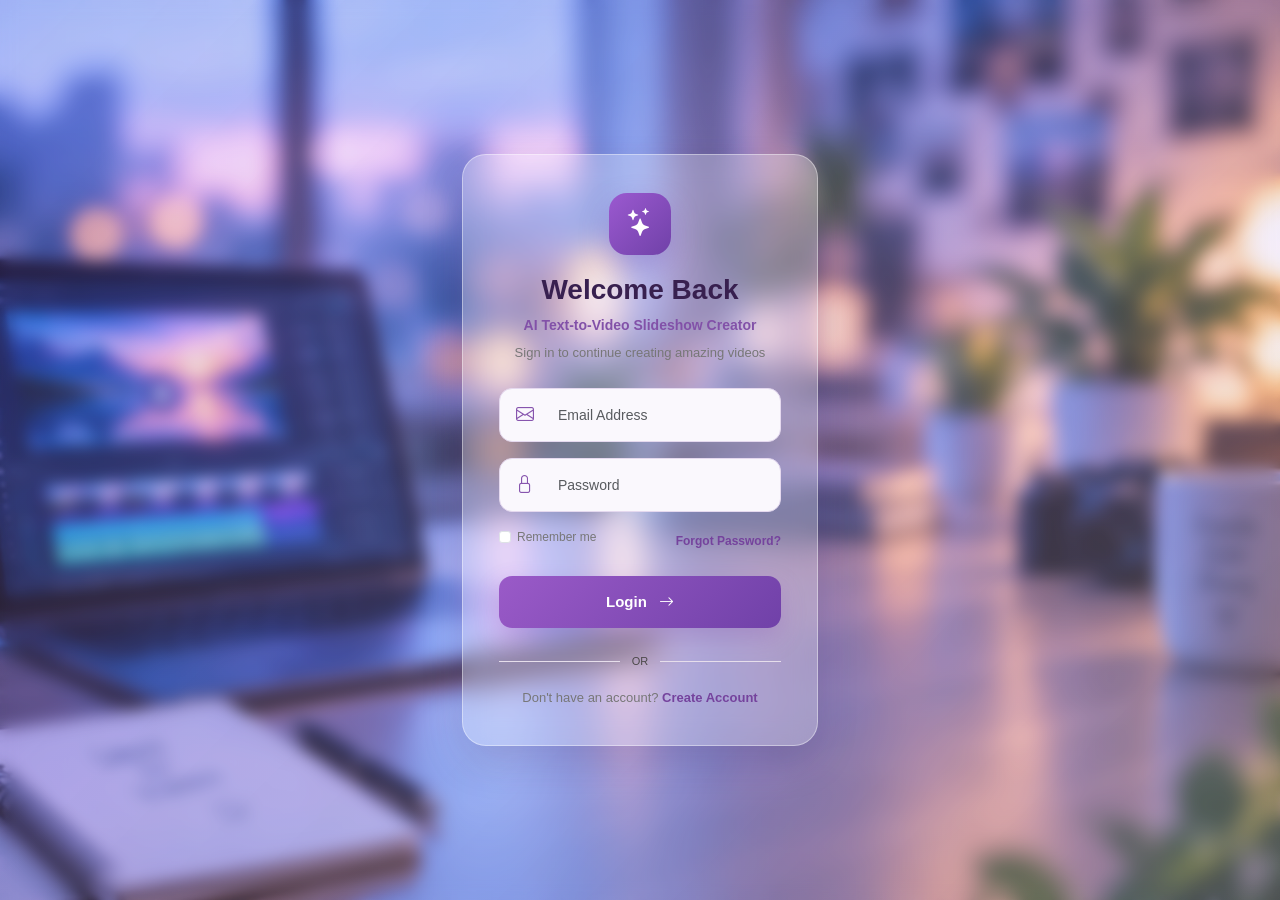
<file: index.html>
<!DOCTYPE html>
<html lang="en">

<head>
    <meta charset="UTF-8">
    <meta name="viewport" content="width=device-width, initial-scale=1.0">

    <title>AI Text-to-Video Slideshow Creator</title>

    <!-- Bootstrap 5 -->
    <link
        href="https://cdn.jsdelivr.net/npm/bootstrap@5.3.3/dist/css/bootstrap.min.css"
        rel="stylesheet">

    <!-- Bootstrap Icons -->
    <link
        rel="stylesheet"
        href="https://cdn.jsdelivr.net/npm/bootstrap-icons@1.11.3/font/bootstrap-icons.min.css">

    <!-- Custom CSS -->
    <link rel="stylesheet" href="style.css">
</head>

<body>

    <main class="login-page">

        <div class="background-overlay"></div>

        <div class="container">
            <div class="row justify-content-center align-items-center min-vh-100">

                <div class="col-11 col-sm-9 col-md-7 col-lg-5 col-xl-4">

                    <div class="login-card">

                        <!-- Logo -->
                        <div class="logo-box">
                            <i class="bi bi-stars"></i>
                        </div>

                        <!-- Heading -->
                        <h1>Welcome Back</h1>

                        <p class="subtitle">
                            AI Text-to-Video Slideshow Creator
                        </p>

                        <p class="login-text">
                            Sign in to continue creating amazing videos
                        </p>

                        <!-- Login Form -->
                        <form>

                            <!-- Email -->
                            <div class="input-group-custom">
                                <i class="bi bi-envelope"></i>

                                <input
                                    type="email"
                                    class="form-control"
                                    placeholder="Email Address"
                                    required>
                            </div>

                            <!-- Password -->
                            <div class="input-group-custom">
                                <i class="bi bi-lock"></i>

                                <input
                                    type="password"
                                    class="form-control"
                                    placeholder="Password"
                                    required>
                            </div>

                            <!-- Remember / Forgot -->
                            <div class="d-flex justify-content-between align-items-center options">

                                <div class="form-check">
                                    <input
                                        class="form-check-input"
                                        type="checkbox"
                                        id="remember">

                                    <label
                                        class="form-check-label"
                                        for="remember">
                                        Remember me
                                    </label>
                                </div>

                                <a href="#">Forgot Password?</a>

                            </div>

                            <!-- Login Button -->
                            <button type="submit" class="login-btn">
                                Login
                                <i class="bi bi-arrow-right"></i>
                            </button>

                        </form>

                        <!-- Divider -->
                        <div class="divider">
                            <span>OR</span>
                        </div>

                        <!-- Sign Up -->
                        <p class="signup-text">
                            Don't have an account?
                            <a href="#">Create Account</a>
                        </p>

                    </div>

                </div>

            </div>
        </div>

    </main>

</body>
</html>
</file>
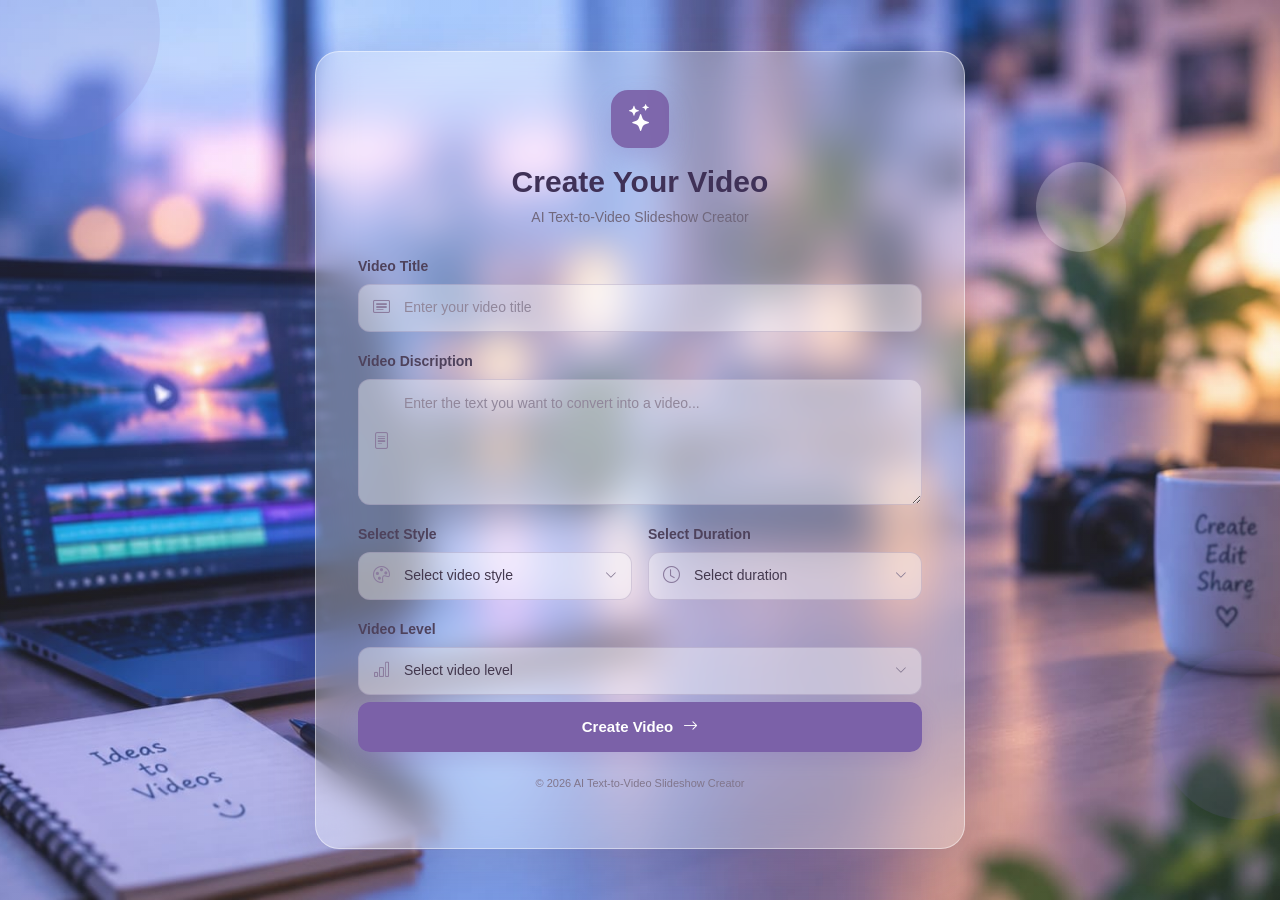
<file: create-video.html>
<!DOCTYPE html>
<html lang="en">

<head>
    <meta charset="UTF-8">
    <meta name="viewport" content="width=device-width, initial-scale=1.0">

    <title>Create Video | AI Text-to-Video Slideshow Creator</title>

    <!-- Bootstrap CSS -->
    <link
        href="https://cdn.jsdelivr.net/npm/bootstrap@5.3.3/dist/css/bootstrap.min.css"
        rel="stylesheet">

    <!-- Bootstrap Icons -->
    <link
        rel="stylesheet"
        href="https://cdn.jsdelivr.net/npm/bootstrap-icons@1.11.3/font/bootstrap-icons.min.css">

    <!-- Custom CSS -->
    <link rel="stylesheet" href="create-video.css">
</head>

<body>

    <section class="create-video-page">

        <!-- Decorative Circles -->
        <div class="circle circle-one"></div>
        <div class="circle circle-two"></div>
        <div class="circle circle-three"></div>

        <!-- Main Card -->
        <div class="video-card">

            <!-- Logo -->
            <div class="logo-box">
                <i class="bi bi-stars"></i>
            </div>

            <!-- Heading -->
            <h1>Create Your Video</h1>

            <p class="subtitle">
                AI Text-to-Video Slideshow Creator
            </p>

            <form>

                <!-- Video Title -->
                <div class="input-box">
                    <label for="videoTitle">
                        Video Title
                    </label>

                    <div class="input-wrapper">
                        <i class="bi bi-card-heading"></i>

                        <input
                            type="text"
                            id="videoTitle"
                            class="form-control"
                            placeholder="Enter your video title"
                            required>
                    </div>
                </div>


                <!-- Enter Your Text -->
                <div class="input-box">
                    <label for="videoText">
                        Video Discription
                    </label>

                    <div class="input-wrapper textarea-wrapper">
                        <i class="bi bi-file-text"></i>

                        <textarea
                            id="videoText"
                            class="form-control"
                            rows="5"
                            placeholder="Enter the text you want to convert into a video..."
                            required></textarea>
                    </div>
                </div>


                <!-- Style + Duration -->
<div class="row g-3">

    <!-- Select Style -->
    <div class="col-md-6">

        <div class="input-box">

            <label for="videoStyle">
                Select Style
            </label>

            <div class="input-wrapper select-wrapper">

                <i class="bi bi-palette"></i>

                <select
                    id="videoStyle"
                    class="form-select"
                    required>

                    <option value="" selected disabled>
                        Select video style
                    </option>

                    <option value="educational">
                        Educational
                    </option>

                    <option value="professional">
                        Professional
                    </option>

                    <option value="creative">
                        Creative
                    </option>

                    <option value="promotional">
                        Promotional
                    </option>

                    <option value="informative">
                        Informative
                    </option>

                </select>

                <i class="bi bi-chevron-down dropdown-icon"></i>

            </div>

        </div>

    </div>


    <!-- Select Duration -->
    <div class="col-md-6">

        <div class="input-box">

            <label for="duration">
                Select Duration
            </label>

            <div class="input-wrapper select-wrapper">

                <i class="bi bi-clock"></i>

                <select
                    id="duration"
                    class="form-select"
                    required>

                    <option value="" selected disabled>
                        Select duration
                    </option>

                    <option value="30">
                        30 Seconds
                    </option>

                    <option value="60">
                        1 Minute
                    </option>

                    <option value="120">
                        2 Minutes
                    </option>

                    <option value="180">
                        3 Minutes
                    </option>

                    <option value="300">
                        5 Minutes
                    </option>

                </select>

                <i class="bi bi-chevron-down dropdown-icon"></i>

            </div>

        </div>

    </div>

</div>


                <!-- Video Level -->
                <div class="input-box">
                    <label for="videoLevel">
                        Video Level
                    </label>

                    <div class="input-wrapper select-wrapper">

    <i class="bi bi-bar-chart"></i>

    <select
        id="videoLevel"
        class="form-select"
        required>

        <option value="" selected disabled>
            Select video level
        </option>

        <option value="normal">
            Normal
        </option>

        <option value="medium">
            Medium
        </option>

        <option value="standard">
            Standard
        </option>

    </select>

    <i class="bi bi-chevron-down dropdown-icon"></i>

</div>


                <!-- Create Video Button -->
                <button
                    type="submit"
                    class="create-btn">

                    <span>Create Video</span>

                    <i class="bi bi-arrow-right"></i>

                </button>

            </form>


            <!-- Footer -->
            <p class="copyright">
                © 2026 AI Text-to-Video Slideshow Creator
            </p>

        </div>

    </section>

</body>

</html>
</file>
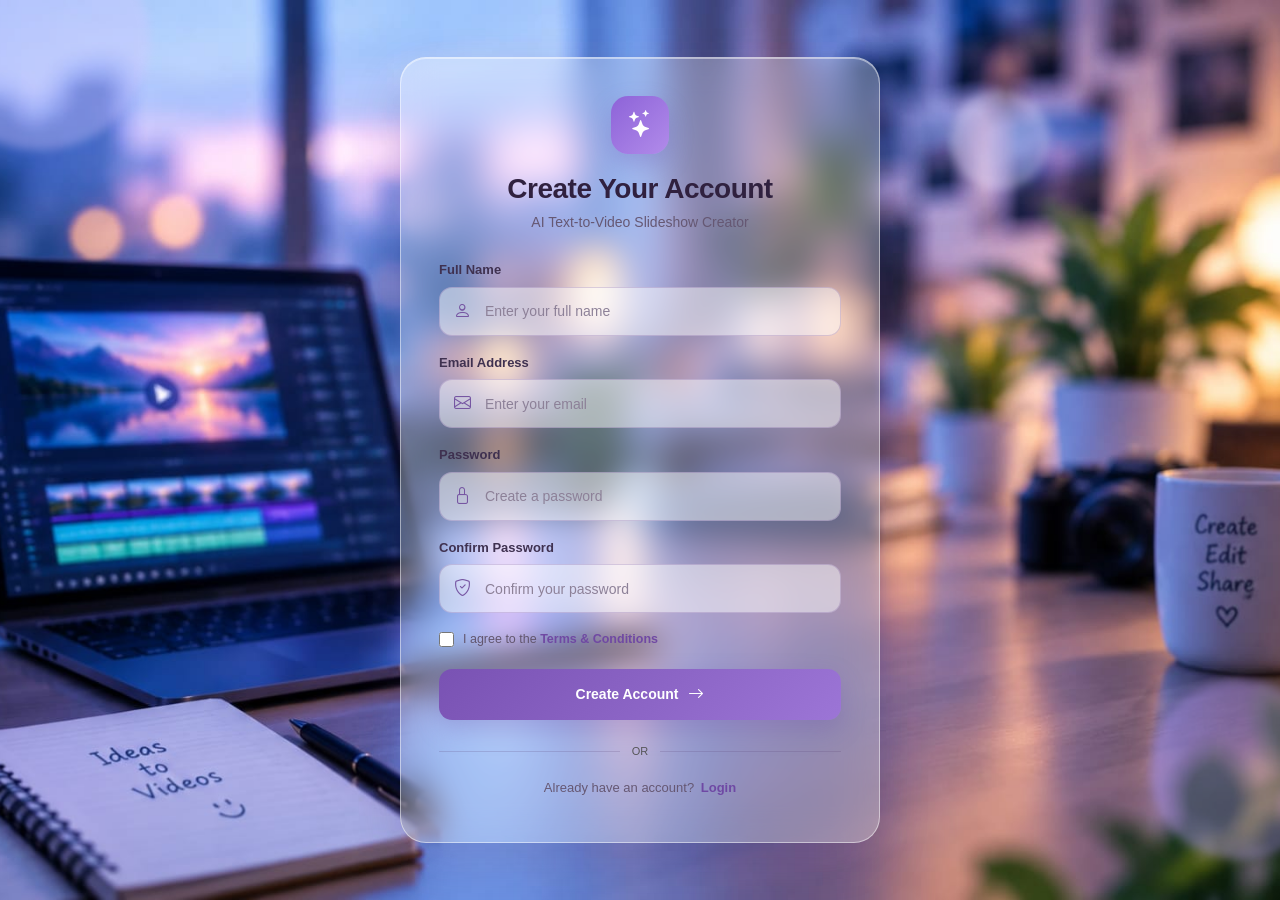
<file: registration.html>
<!DOCTYPE html>
<html lang="en">

<head>
    <meta charset="UTF-8">

    <!-- Responsive Design -->
    <meta name="viewport" content="width=device-width, initial-scale=1.0">

    <title>Create Account | AI Text-to-Video Slideshow Creator</title>

    <!-- Bootstrap CSS -->
    <link
        href="https://cdn.jsdelivr.net/npm/bootstrap@5.3.3/dist/css/bootstrap.min.css"
        rel="stylesheet">

    <!-- Bootstrap Icons -->
    <link
        rel="stylesheet"
        href="https://cdn.jsdelivr.net/npm/bootstrap-icons@1.11.3/font/bootstrap-icons.min.css">

    <!-- Custom CSS -->
    <link rel="stylesheet" href="registration.css">
</head>

<body>

    <section class="registration-page">

        <!-- Background Decorative Circles -->
        <div class="circle circle-one"></div>
        <div class="circle circle-two"></div>
        <div class="circle circle-three"></div>


        <!-- Registration Card -->
        <div class="registration-card">

            <!-- Logo -->
            <div class="logo-box">
                <i class="bi bi-stars"></i>
            </div>


            <!-- Heading -->
            <h1>Create Your Account</h1>

            <p class="subtitle">
                AI Text-to-Video Slideshow Creator
            </p>


            <!-- Registration Form -->
            <form>


                <!-- Full Name -->
                <div class="input-box">

                    <label for="fullName">
                        Full Name
                    </label>

                    <div class="input-wrapper">

                        <i class="bi bi-person"></i>

                        <input
                            type="text"
                            id="fullName"
                            class="form-control"
                            placeholder="Enter your full name"
                            required>

                    </div>

                </div>


                <!-- Email -->
                <div class="input-box">

                    <label for="email">
                        Email Address
                    </label>

                    <div class="input-wrapper">

                        <i class="bi bi-envelope"></i>

                        <input
                            type="email"
                            id="email"
                            class="form-control"
                            placeholder="Enter your email"
                            required>

                    </div>

                </div>


                <!-- Password -->
                <div class="input-box">

                    <label for="password">
                        Password
                    </label>

                    <div class="input-wrapper">

                        <i class="bi bi-lock"></i>

                        <input
                            type="password"
                            id="password"
                            class="form-control"
                            placeholder="Create a password"
                            required>

                    </div>

                </div>


                <!-- Confirm Password -->
                <div class="input-box">

                    <label for="confirmPassword">
                        Confirm Password
                    </label>

                    <div class="input-wrapper">

                        <i class="bi bi-shield-check"></i>

                        <input
                            type="password"
                            id="confirmPassword"
                            class="form-control"
                            placeholder="Confirm your password"
                            required>

                    </div>

                </div>


                <!-- Terms and Conditions -->
                <div class="terms">

                    <input
                        type="checkbox"
                        id="terms"
                        required>

                    <label for="terms">
                        I agree to the
                        <a href="#">Terms & Conditions</a>
                    </label>

                </div>


                <!-- Create Account Button -->
                <button
                    type="submit"
                    class="create-btn">

                    <span>Create Account</span>

                    <i class="bi bi-arrow-right"></i>

                </button>

            </form>


            <!-- Divider -->
            <div class="divider">

                <span>OR</span>

            </div>


            <!-- Login -->
            <p class="login-text">

                Already have an account?

                <a href="index.html">
                    Login
                </a>

            </p>


            

        </div>

    </section>

</body>

</html>
</file>
<file: style.css>
/* ================================
   RESET
================================ */

* {
    margin: 0;
    padding: 0;
    box-sizing: border-box;
}


/* ================================
   BODY
================================ */

body {
    font-family: "Segoe UI", Arial, sans-serif;
    overflow-x: hidden;
}


/* ================================
   LOGIN PAGE
================================ */

.login-page {
    min-height: 100vh;
    position: relative;
    overflow: hidden;

    background-image:url("image/login-bg.jpeg");

    background-size: cover;
    background-position: center;
    background-repeat: no-repeat;
}


/* ================================
   BLURRED BACKGROUND
================================ */

.background-overlay {
    position: absolute;
    inset: -25px;

    background:
        linear-gradient(
            135deg,
            rgba(155, 105, 220, 0.20),
            rgba(236, 220, 255, 0.30)
        );

    backdrop-filter: blur(8px);
    -webkit-backdrop-filter: blur(8px);

    z-index: 0;
}


/* ================================
   LOGIN CARD
================================ */

.login-card {
    position: relative;
    z-index: 2;

    padding: 38px 36px;

    background: rgba(255, 255, 255, 0.25);

    backdrop-filter: blur(12px);
    -webkit-backdrop-filter: blur(12px);

    border: 1px solid rgba(255, 255, 255, 0.4);

    border-radius: 24px;

    box-shadow:
        0 15px 40px rgba(60, 30, 90, 0.18);

    text-align: center;

    animation: cardAnimation 0.8s ease forwards;

    transition: 0.3s ease;
}


.login-card:hover {
    transform: translateY(-4px);

    box-shadow:
        0 30px 80px rgba(78, 42, 120, 0.25);
}


/* ================================
   LOGO
================================ */

.logo-box {
    width: 62px;
    height: 62px;

    margin: 0 auto 18px;

    display: flex;
    align-items: center;
    justify-content: center;

    border-radius: 18px;

    background: linear-gradient(
        135deg,
        #9b59d0,
        #7041a8
    );

    color: white;

    font-size: 28px;

    box-shadow:
        0 12px 30px rgba(112, 65, 168, 0.30);

    animation: logoAnimation 1s ease;
}


/* ================================
   HEADING
================================ */

.login-card h1 {
    font-size: 28px;
    font-weight: 700;

    color: #38204f;

    margin-bottom: 8px;
}


.subtitle {
    font-size: 14px;
    font-weight: 600;

    color: #8251a8;

    margin-bottom: 7px;
}


.login-text {
    font-size: 13px;

    color: #777;

    margin-bottom: 26px;
}


/* ================================
   INPUT
================================ */

.input-group-custom {
    height: 54px;

    display: flex;
    align-items: center;

    margin-bottom: 16px;

    padding: 0 16px;

    background: #faf8fd;

    border: 1px solid #e5d9ef;

    border-radius: 13px;

    transition: all 0.3s ease;
}


.input-group-custom i {
    color: #8755ae;

    font-size: 18px;

    margin-right: 12px;
}


.input-group-custom .form-control {
    border: none;

    background: transparent;

    box-shadow: none;

    font-size: 14px;

    color: #38204f;
}


.input-group-custom .form-control:focus {
    box-shadow: none;
}


.input-group-custom:focus-within {
    border-color: #9560c0;

    background: #ffffff;

    box-shadow:
        0 0 0 4px rgba(149, 96, 192, 0.10);
}


/* ================================
   OPTIONS
================================ */

.options {
    margin-top: 5px;
    margin-bottom: 22px;

    font-size: 12px;
}


.form-check-label {
    color: #777;
}


.form-check-input:checked {
    background-color: #8251a8;
    border-color: #8251a8;
}


.options a,
.signup-text a {
    color: #75439d;

    text-decoration: none;

    font-weight: 600;

    transition: 0.3s;
}


.options a:hover,
.signup-text a:hover {
    color: #4f286e;
}


/* ================================
   LOGIN BUTTON
================================ */

.login-btn {
    width: 100%;

    height: 52px;

    border: none;

    border-radius: 13px;

    background: linear-gradient(
        135deg,
        #9a5ac8,
        #7041a8
    );

    color: white;

    font-size: 15px;

    font-weight: 600;

    cursor: pointer;

    box-shadow:
        0 10px 25px rgba(112, 65, 168, 0.25);

    transition: all 0.3s ease;
}


.login-btn i {
    margin-left: 8px;

    transition: 0.3s ease;
}


.login-btn:hover {
    transform: translateY(-2px);

    box-shadow:
        0 15px 30px rgba(112, 65, 168, 0.35);
}


.login-btn:hover i {
    transform: translateX(5px);
}


.login-btn:active {
    transform: translateY(0);
}


/* ================================
   DIVIDER
================================ */

.divider {
    display: flex;

    align-items: center;

    gap: 12px;

    margin: 25px 0 18px;

    color: #4b4949;

    font-size: 11px;
}


.divider::before,
.divider::after {
    content: "";

    height: 1px;

    flex: 1;

    background: #e6deeb;
}


/* ================================
   SIGN UP
================================ */

.signup-text {
    margin: 0;

    font-size: 13px;

    color: #777;
}


/* ================================
   ANIMATIONS
================================ */

@keyframes cardAnimation {

    from {
        opacity: 0;
        transform: translateY(35px);
    }

    to {
        opacity: 1;
        transform: translateY(0);
    }
}


@keyframes logoAnimation {

    from {
        opacity: 0;
        transform: scale(0.7);
    }

    to {
        opacity: 1;
        transform: scale(1);
    }
}


/* ================================
   TABLET
================================ */

@media (max-width: 768px) {

    .login-card {
        padding: 32px 28px;
    }

}


/* ================================
   MOBILE
================================ */

@media (max-width: 480px) {

    .login-card {
        padding: 30px 22px;

        border-radius: 20px;
    }

    .login-card h1 {
        font-size: 24px;
    }

    .subtitle {
        font-size: 13px;
    }

    .login-text {
        font-size: 12px;
    }

    .options {
        font-size: 11px;
    }

    .login-btn {
        height: 50px;
    }

}
</file>
<file: create-video.css>
/* =========================
   GLOBAL
========================= */

* {
    margin: 0;
    padding: 0;
    box-sizing: border-box;
}

body {
    font-family: "Segoe UI", Arial, sans-serif;
}


/* =========================
   MAIN PAGE
========================= */

.create-video-page {
    min-height: 100vh;

    display: flex;
    align-items: center;
    justify-content: center;

    position: relative;
    overflow: hidden;

    padding: 45px 20px;

    background-image:
        linear-gradient(
            rgba(235, 228, 250, 0.12),
            rgba(235, 228, 250, 0.12)
        ),
        url("image/login-bg.jpeg");

    background-size: cover;
    background-position: center;
    background-repeat: no-repeat;
}


/* =========================
   DECORATIVE CIRCLES
========================= */

.circle {
    position: absolute;
    border-radius: 50%;
    pointer-events: none;
}

.circle-one {
    width: 220px;
    height: 220px;

    top: -80px;
    left: -60px;

    background: rgba(145, 120, 190, 0.16);

    animation: floatOne 7s ease-in-out infinite;
}

.circle-two {
    width: 170px;
    height: 170px;

    right: -50px;
    bottom: 80px;

    background: rgba(120, 100, 180, 0.14);

    animation: floatTwo 8s ease-in-out infinite;
}

.circle-three {
    width: 90px;
    height: 90px;

    top: 18%;
    right: 12%;

    background: rgba(255, 255, 255, 0.22);

    animation: floatThree 6s ease-in-out infinite;
}


/* =========================
   MAIN CARD
========================= */

.video-card {
    width: 100%;
    max-width: 650px;

    padding: 38px 42px;

    position: relative;
    z-index: 2;

    border: 1px solid rgba(255, 255, 255, 0.45);

    border-radius: 24px;

    background: rgba(255, 255, 255, 0.30);

    backdrop-filter: blur(18px);
    -webkit-backdrop-filter: blur(18px);

    box-shadow:
        0 20px 55px rgba(80, 65, 110, 0.20);

    animation: cardEntry 0.8s ease;
}


/* =========================
   LOGO
========================= */

.logo-box {
    width: 58px;
    height: 58px;

    margin: 0 auto 16px;

    display: flex;
    align-items: center;
    justify-content: center;

    border-radius: 17px;

    background: rgba(123, 97, 168, 0.92);

    color: white;

    font-size: 27px;

    box-shadow:
        0 10px 25px rgba(123, 97, 168, 0.25);

    animation: logoAnimation 1s ease;
}


/* =========================
   HEADING
========================= */

.video-card h1 {
    text-align: center;

    color: #3f3157;

    font-size: 30px;
    font-weight: 700;

    margin-bottom: 7px;
}

.subtitle {
    text-align: center;

    color: #71687d;

    font-size: 14px;

    margin-bottom: 28px;
}


/* =========================
   INPUT BOX
========================= */

.input-box {
    margin-bottom: 19px;

    transition: transform 0.25s ease;
}

.input-box:hover {
    transform: translateY(-1px);
}

.input-box label {
    display: block;

    color: #4e425c;

    font-size: 14px;
    font-weight: 600;

    margin-bottom: 7px;
}


/* =========================
   INPUT WRAPPER
========================= */

.input-wrapper {
    position: relative;

    display: flex;
    align-items: center;

    border-radius: 12px;

    transition: all 0.25s ease;
}

.input-wrapper > i {
    position: absolute;

    left: 15px;

    z-index: 3;

    color: #8b7c9e;

    font-size: 17px;

    transition: color 0.25s ease;
}


/* =========================
   INPUT / SELECT / TEXTAREA
========================= */

.input-wrapper .form-control,
.input-wrapper .form-select {
    min-height: 48px;

    padding-left: 45px;
    padding-right: 15px;

    border: 1px solid rgba(135, 116, 158, 0.28);

    border-radius: 12px;

    background: rgba(255, 255, 255, 0.38);

    color: #43384e;

    font-size: 14px;

    box-shadow: none;

    transition: all 0.25s ease;
}

.input-wrapper textarea.form-control {
    min-height: 125px;

    padding-top: 13px;

    resize: vertical;
}


/* =========================
   PLACEHOLDER
========================= */

.form-control::placeholder {
    color: #91879b;
}


/* =========================
   FOCUS
========================= */

.input-wrapper .form-control:focus,
.input-wrapper .form-select:focus {
    border-color: rgba(123, 97, 168, 0.65);

    background: rgba(255, 255, 255, 0.55);

    box-shadow:
        0 0 0 3px rgba(123, 97, 168, 0.09);
}


/* =========================
   LIGHT HOVER EFFECT
========================= */

.input-wrapper:hover {
    box-shadow:
        0 4px 12px rgba(112, 90, 160, 0.10);
}

.input-wrapper:hover > i {
    color: #7b61a8;
}


/* =========================
   CREATE BUTTON
========================= */

.create-btn {
    width: 100%;

    min-height: 50px;

    margin-top: 7px;

    display: flex;
    align-items: center;
    justify-content: center;
    gap: 10px;

    border: none;
    border-radius: 12px;

    background: #7b61a8;

    color: white;

    font-size: 15px;
    font-weight: 600;

    cursor: pointer;

    box-shadow:
        0 8px 20px rgba(123, 97, 168, 0.22);

    transition: all 0.3s ease;
}

.create-btn:hover {
    transform: translateY(-2px);

    background: #705696;

    box-shadow:
        0 11px 25px rgba(123, 97, 168, 0.28);
}

.create-btn i {
    transition: transform 0.3s ease;
}

.create-btn:hover i {
    transform: translateX(4px);
}


/* =========================
   COPYRIGHT
========================= */

.copyright {
    margin-top: 23px;
    margin-bottom: 0;

    text-align: center;

    color: #81768c;

    font-size: 11px;
}


/* =========================
   ANIMATIONS
========================= */

@keyframes cardEntry {

    from {
        opacity: 0;
        transform: translateY(25px);
    }

    to {
        opacity: 1;
        transform: translateY(0);
    }
}


@keyframes logoAnimation {

    from {
        opacity: 0;
        transform: scale(0.7);
    }

    to {
        opacity: 1;
        transform: scale(1);
    }
}


@keyframes floatOne {

    0%,
    100% {
        transform: translate(0, 0);
    }

    50% {
        transform: translate(20px, 25px);
    }
}


@keyframes floatTwo {

    0%,
    100% {
        transform: translate(0, 0);
    }

    50% {
        transform: translate(-20px, -20px);
    }
}


@keyframes floatThree {

    0%,
    100% {
        transform: translateY(0);
    }

    50% {
        transform: translateY(-20px);
    }
}


/* =========================
   TABLET
========================= */

@media (max-width: 768px) {

    .create-video-page {
        padding: 30px 16px;
    }

    .video-card {
        max-width: 580px;

        padding: 32px 28px;
    }

    .video-card h1 {
        font-size: 27px;
    }
}


/* =========================
   MOBILE
========================= */

@media (max-width: 480px) {

    .create-video-page {
        padding: 22px 12px;
    }

    .video-card {
        padding: 28px 20px;

        border-radius: 20px;
    }

    .video-card h1 {
        font-size: 24px;
    }

    .subtitle {
        font-size: 12px;

        margin-bottom: 22px;
    }

    .logo-box {
        width: 52px;
        height: 52px;

        font-size: 24px;
    }

    .input-box {
        margin-bottom: 16px;
    }

    .input-wrapper .form-control,
    .input-wrapper .form-select {
        min-height: 46px;

        font-size: 13px;
    }

    .input-wrapper textarea.form-control {
        min-height: 110px;
    }

    .create-btn {
        min-height: 48px;
    }
}


/* =========================
   SMALL MOBILE
========================= */

@media (max-width: 360px) {

    .video-card {
        padding: 24px 15px;
    }

    .video-card h1 {
        font-size: 22px;
    }

    .input-wrapper > i {
        left: 13px;
    }

    .input-wrapper .form-control,
    .input-wrapper .form-select {
        padding-left: 40px;
    }
}

/* =========================
   SMALL DROPDOWN ICON
========================= */

.select-wrapper {
    position: relative;
}

.select-wrapper .form-select {
    appearance: none;
    -webkit-appearance: none;
    -moz-appearance: none;

    padding-right: 40px;
}

.select-wrapper .dropdown-icon {
    position: absolute;

    right: 15px;
    left: auto;

    top: 50%;

    transform: translateY(-50%);

    color: #81758f;

    font-size: 12px;

    pointer-events: none;

    transition: color 0.25s ease;
}

.select-wrapper:hover .dropdown-icon {
    color: #7b61a8;
}
</file>
<file: registration.css>
/* =====================================
   GLOBAL
===================================== */

* {
    margin: 0;
    padding: 0;
    box-sizing: border-box;
}

body {
    font-family: "Segoe UI", Arial, sans-serif;
    overflow-x: hidden;
}


/* =====================================
   REGISTRATION PAGE
===================================== */

.registration-page {

    min-height: 100vh;

    display: flex;
    align-items: center;
    justify-content: center;

    position: relative;

    overflow: hidden;

    padding: 45px 20px;

    background-image: url("image/login-bg.jpeg");

    background-size: cover;

    background-position: center;

    background-repeat: no-repeat;
}


/* =====================================
   DECORATIVE CIRCLES
===================================== */

.circle {

    position: absolute;

    border-radius: 50%;

    pointer-events: none;

    filter: blur(5px);

    opacity: 0.35;
}


.circle-one {

    width: 220px;
    height: 220px;

    background: #d8c5ff;

    top: -70px;
    left: -70px;

    animation: floatOne 7s ease-in-out infinite;
}


.circle-two {

    width: 180px;
    height: 180px;

    background: #b99cff;

    right: -50px;
    bottom: 40px;

    animation: floatTwo 8s ease-in-out infinite;
}


.circle-three {

    width: 100px;
    height: 100px;

    background: #eee5ff;

    right: 18%;
    top: 10%;

    animation: floatThree 6s ease-in-out infinite;
}


/* =====================================
   REGISTRATION CARD
===================================== */

.registration-card {

    width: 100%;

    max-width: 480px;

    position: relative;

    z-index: 5;

    padding: 38px 38px 28px;

    background: rgba(255, 255, 255, 0.28);

    backdrop-filter: blur(16px);

    -webkit-backdrop-filter: blur(16px);

    border: 1px solid rgba(255, 255, 255, 0.48);

    border-radius: 26px;

    box-shadow:
        0 20px 50px rgba(72, 42, 110, 0.20),
        inset 0 1px 0 rgba(255, 255, 255, 0.45);

    animation: cardEntry 0.8s ease forwards;

    transition: 0.35s ease;
}


.registration-card:hover {

    transform: translateY(-4px);

    box-shadow:
        0 28px 60px rgba(72, 42, 110, 0.25),
        inset 0 1px 0 rgba(255, 255, 255, 0.5);
}


/* =====================================
   LOGO
===================================== */

.logo-box {

    width: 58px;
    height: 58px;

    margin: 0 auto 18px;

    display: flex;

    align-items: center;
    justify-content: center;

    border-radius: 17px;

    background: linear-gradient(
        135deg,
        #8d63d8,
        #b18bea
    );

    color: white;

    font-size: 27px;

    box-shadow:
        0 10px 25px rgba(111, 72, 170, 0.28);

    animation: logoAnimation 1s ease;
}


/* =====================================
   HEADING
===================================== */

.registration-card h1 {

    text-align: center;

    color: #30213f;

    font-size: 28px;

    font-weight: 700;

    margin-bottom: 7px;

    letter-spacing: -0.5px;
}


.subtitle {

    text-align: center;

    color: #665873;

    font-size: 14px;

    margin-bottom: 27px;
}


/* =====================================
   INPUT BOX
===================================== */

.input-box {

    margin-bottom: 17px;
}


.input-box label {

    display: block;

    color: #3f3150;

    font-size: 13px;

    font-weight: 600;

    margin-bottom: 7px;
}


/* =====================================
   INPUT WRAPPER
===================================== */

.input-wrapper {

    position: relative;
}


.input-wrapper i {

    position: absolute;

    left: 15px;

    top: 50%;

    transform: translateY(-50%);

    color: #7656a2;

    font-size: 17px;

    z-index: 2;

    transition: 0.3s ease;
}


/* =====================================
   INPUT
===================================== */

.input-wrapper .form-control {

    height: 49px;

    padding-left: 45px;

    padding-right: 14px;

    border-radius: 13px;

    border: 1px solid rgba(116, 82, 155, 0.25);

    background: rgba(255, 255, 255, 0.48);

    color: #30213f;

    font-size: 14px;

    outline: none;

    box-shadow: none;

    transition: 0.3s ease;
}


.input-wrapper .form-control::placeholder {

    color: #8d8198;
}


.input-wrapper .form-control:focus {

    border-color: #8d63d8;

    background: rgba(255, 255, 255, 0.68);

    box-shadow:
        0 0 0 4px rgba(141, 99, 216, 0.12);

    transform: translateY(-1px);
}


.input-wrapper:focus-within i {

    color: #6843a1;

    transform:
        translateY(-50%)
        scale(1.08);
}


/* =====================================
   TERMS
===================================== */

.terms {

    display: flex;

    align-items: flex-start;

    gap: 9px;

    margin: 5px 0 20px;

    color: #62566d;

    font-size: 12.5px;
}


.terms input {

    width: 15px;

    height: 15px;

    margin-top: 2px;

    accent-color: #7952b3;

    cursor: pointer;
}


.terms label {

    cursor: pointer;

    line-height: 1.5;
}


.terms a {

    color: #7049a3;

    font-weight: 600;

    text-decoration: none;

    transition: 0.25s ease;
}


.terms a:hover {

    color: #4f2d7c;

    text-decoration: underline;
}


/* =====================================
   CREATE ACCOUNT BUTTON
===================================== */

.create-btn {

    width: 100%;

    height: 51px;

    border: none;

    border-radius: 13px;

    display: flex;

    align-items: center;

    justify-content: center;

    gap: 10px;

    color: white;

    font-size: 14px;

    font-weight: 600;

    background: linear-gradient(
        135deg,
        #7952b3,
        #9c75d6
    );

    box-shadow:
        0 10px 24px rgba(105, 68, 158, 0.25);

    cursor: pointer;

    transition: 0.3s ease;
}


.create-btn i {

    font-size: 16px;

    transition: 0.3s ease;
}


.create-btn:hover {

    transform: translateY(-2px);

    box-shadow:
        0 14px 30px rgba(105, 68, 158, 0.34);

    background: linear-gradient(
        135deg,
        #6d459f,
        #8f65c7
    );
}


.create-btn:hover i {

    transform: translateX(4px);
}


.create-btn:active {

    transform: translateY(0);
}


/* =====================================
   DIVIDER
===================================== */

.divider {

    display: flex;

    align-items: center;

    gap: 12px;

    margin: 23px 0 18px;

    color: #565557;

    font-size: 11px;
}


.divider::before,
.divider::after {

    content: "";

    flex: 1;

    height: 1px;

    background: rgba(91, 67, 116, 0.20);
}


/* =====================================
   LOGIN
===================================== */

.login-text {

    text-align: center;

    color: #665873;

    font-size: 13px;

    margin-bottom: 17px;
}


.login-text a {

    color: #6f49a4;

    font-weight: 700;

    text-decoration: none;

    margin-left: 3px;

    transition: 0.25s ease;
}


.login-text a:hover {

    color: #4e2c7c;

    text-decoration: underline;
}


/* =====================================
   COPYRIGHT
===================================== */

.copyright {

    text-align: center;

    color: #887c91;

    font-size: 10.5px;

    margin: 0;
}


/* =====================================
   ANIMATIONS
===================================== */

@keyframes cardEntry {

    from {

        opacity: 0;

        transform:
            translateY(35px)
            scale(0.97);
    }

    to {

        opacity: 1;

        transform:
            translateY(0)
            scale(1);
    }
}


@keyframes logoAnimation {

    0% {

        opacity: 0;

        transform:
            scale(0.7)
            rotate(-8deg);
    }

    70% {

        transform:
            scale(1.06)
            rotate(2deg);
    }

    100% {

        opacity: 1;

        transform:
            scale(1)
            rotate(0);
    }
}


@keyframes floatOne {

    0%,
    100% {

        transform: translate(0, 0);
    }

    50% {

        transform: translate(25px, 25px);
    }
}


@keyframes floatTwo {

    0%,
    100% {

        transform: translate(0, 0);
    }

    50% {

        transform: translate(-20px, -25px);
    }
}


@keyframes floatThree {

    0%,
    100% {

        transform: translateY(0);
    }

    50% {

        transform: translateY(20px);
    }
}


/* =====================================
   TABLET
===================================== */

@media (max-width: 768px) {

    .registration-page {

        padding: 35px 18px;
    }

    .registration-card {

        max-width: 450px;

        padding: 34px 30px 25px;
    }

    .registration-card h1 {

        font-size: 26px;
    }
}


/* =====================================
   MOBILE
===================================== */

@media (max-width: 480px) {

    .registration-page {

        padding: 25px 14px;
    }

    .registration-card {

        padding: 30px 21px 23px;

        border-radius: 22px;
    }

    .logo-box {

        width: 52px;
        height: 52px;

        font-size: 24px;
    }

    .registration-card h1 {

        font-size: 23px;
    }

    .subtitle {

        font-size: 12.5px;

        margin-bottom: 23px;
    }

    .input-box {

        margin-bottom: 14px;
    }

    .input-wrapper .form-control {

        height: 47px;

        font-size: 13px;
    }

    .create-btn {

        height: 48px;
    }

    .terms {

        font-size: 11.5px;
    }
}


/* =====================================
   SMALL MOBILE
===================================== */

@media (max-width: 360px) {

    .registration-card {

        padding: 26px 17px 20px;
    }

    .registration-card h1 {

        font-size: 21px;
    }

    .subtitle {

        font-size: 11.5px;
    }

    .input-box label {

        font-size: 12px;
    }

    .terms {

        font-size: 10.5px;
    }
}

/* Light & Professional Hover Effect */

.input-box {
    transition: transform 0.25s ease;
}

.input-box:hover {
    transform: translateY(-1px);
}

.input-wrapper {
    transition: all 0.25s ease;
}

.input-wrapper:hover {
    box-shadow: 0 4px 12px rgba(112, 90, 160, 0.10);
}

.input-wrapper:hover i {
    color: #7b61a8;
}

.input-wrapper i {
    transition: color 0.25s ease;
}
</file>
